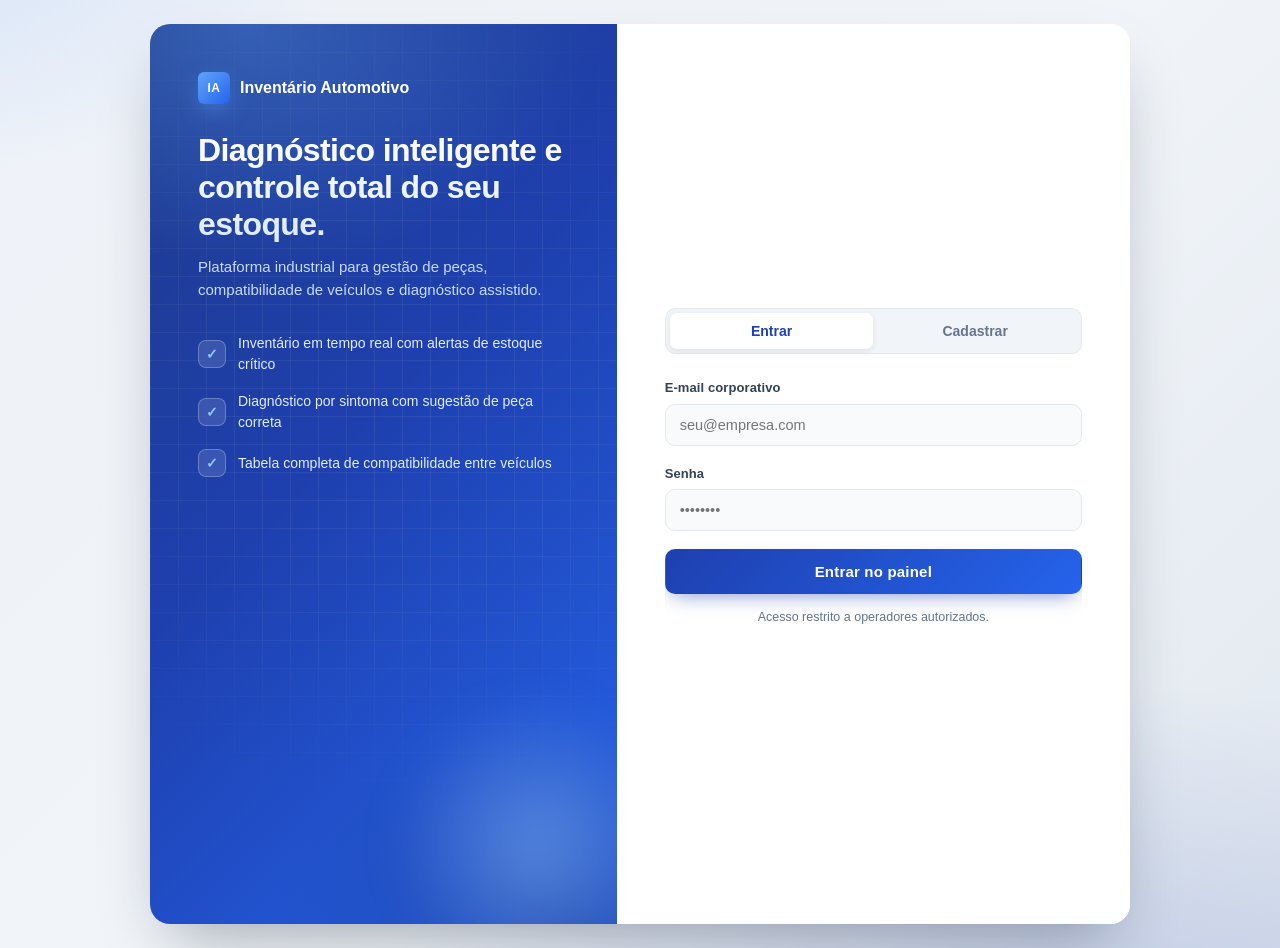
<file: backend-prototipo/dashboard-industrial/dashboard-industrial/index.html>
<!DOCTYPE html>
<html lang="pt-BR">
<head>
  <meta charset="UTF-8" />
  <meta name="viewport" content="width=device-width, initial-scale=1.0" />
  <title>Login - Dashboard Industrial</title>
  <link rel="stylesheet" href="css/styles.css" />
  <link rel="stylesheet" href="css/auth-enhance.css" />
</head>
<body>
  <div class="auth-wrap">
    <!-- Lado esquerdo: hero -->
    <aside class="auth-hero">
      <div class="auth-hero-content">
        <div class="brand" style="color:white; margin-bottom: 28px;">
          <div class="brand-mark">IA</div>
          <span>Inventário Automotivo</span>
        </div>
        <h1>Diagnóstico inteligente e controle total do seu estoque.</h1>
        <p>Plataforma industrial para gestão de peças, compatibilidade de veículos e diagnóstico assistido.</p>
        <div class="auth-features">
          <div class="auth-feature"><div class="dot">✓</div><div>Inventário em tempo real com alertas de estoque crítico</div></div>
          <div class="auth-feature"><div class="dot">✓</div><div>Diagnóstico por sintoma com sugestão de peça correta</div></div>
          <div class="auth-feature"><div class="dot">✓</div><div>Tabela completa de compatibilidade entre veículos</div></div>
        </div>
      </div>
    </aside>

    <!-- Lado direito: formulario -->
    <main class="auth-form-side">
      <div class="card auth-card">
        <div class="card-body">
          <div class="auth-tabs">
            <button class="auth-tab active" data-tab="login">Entrar</button>
            <button class="auth-tab" data-tab="register">Cadastrar</button>
          </div>

          <div id="alert" class="alert" style="display:none;"></div>

          <!-- Form Login -->
          <form id="form-login">
            <div class="field">
              <label class="label" for="login-email">E-mail corporativo</label>
              <input class="input" type="email" id="login-email" required placeholder="seu@empresa.com" />
            </div>
            <div class="field">
              <label class="label" for="login-password">Senha</label>
              <input class="input" type="password" id="login-password" required placeholder="••••••••" />
            </div>
            <button class="btn btn-primary btn-block" type="submit">Entrar no painel</button>
            <p class="muted" style="margin-top:14px; text-align:center;">
              Acesso restrito a operadores autorizados.
            </p>
          </form>

          <!-- Form Cadastro -->
          <form id="form-register" style="display:none;">
            <div class="field">
              <label class="label" for="reg-name">Nome completo</label>
              <input class="input" type="text" id="reg-name" required placeholder="Ex.: João Silva" />
            </div>
            <div class="field">
              <label class="label" for="reg-email">E-mail corporativo</label>
              <input class="input" type="email" id="reg-email" required placeholder="seu@empresa.com" />
            </div>
            <div class="field">
              <label class="label" for="reg-password">Senha</label>
              <input class="input" type="password" id="reg-password" required minlength="6" placeholder="Mínimo 6 caracteres" />
            </div>
            <button class="btn btn-primary btn-block" type="submit">Criar conta</button>
          </form>
        </div>
      </div>
    </main>
  </div>

  <script src="js/login.js"></script>
</body>
</html>
</file>
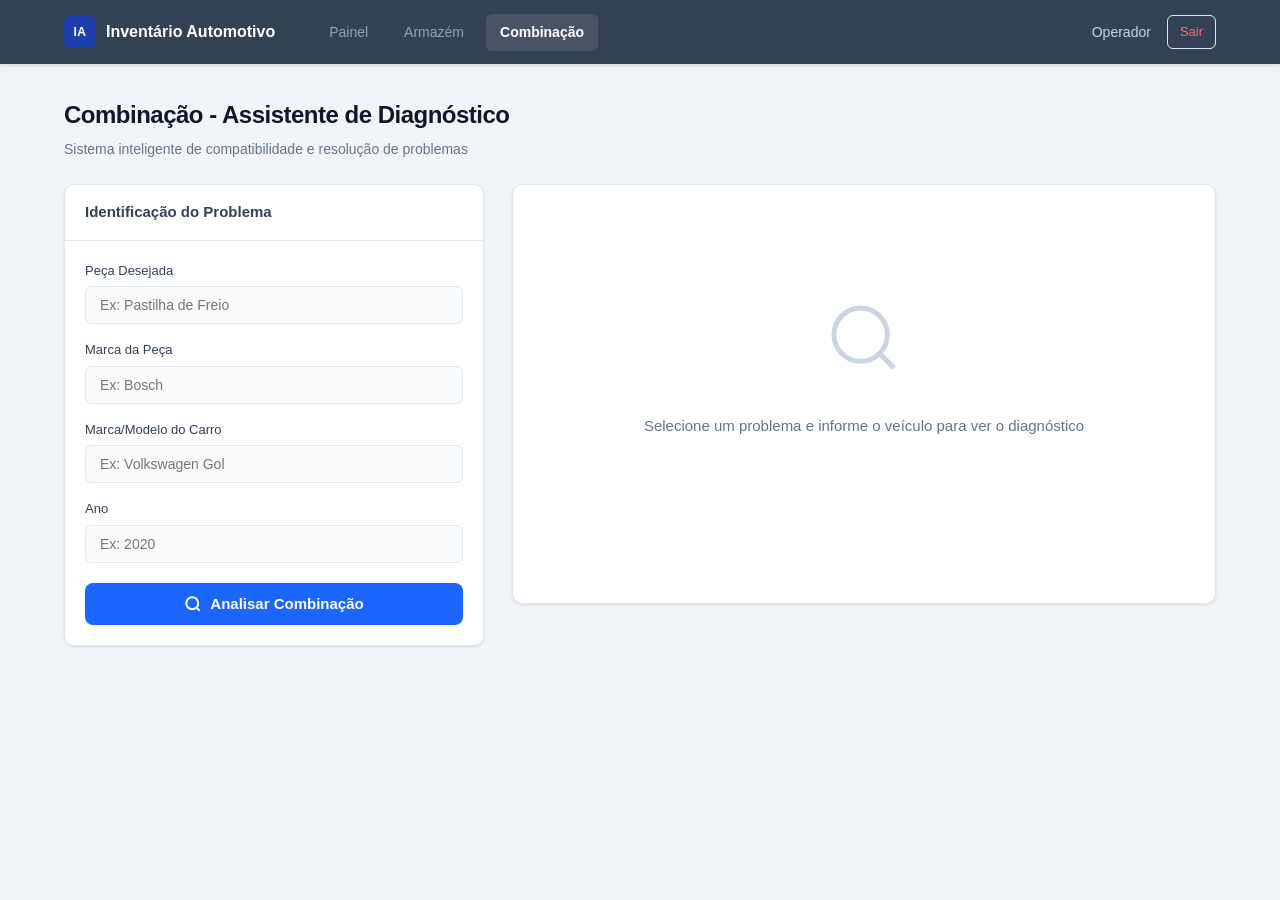
<file: backend-prototipo/dashboard-industrial/dashboard-industrial/combinacao.html>
<!DOCTYPE html>
<html lang="pt-BR">
<head>
  <meta charset="UTF-8" />
  <meta name="viewport" content="width=device-width, initial-scale=1.0" />
  <title>Combinação - Dashboard Industrial</title>
  <link rel="stylesheet" href="css/styles.css" />
</head>
<body>
  <nav class="navbar">
    <div class="navbar-inner">
      <a class="brand" href="dashboard.html">
        <div class="brand-mark">IA</div>
        <span>Inventário Automotivo</span>
      </a>
      <div class="nav-links">
        <a class="nav-link" href="dashboard.html">Painel</a>
        <a class="nav-link" href="armazem.html">Armazém</a>
        <a class="nav-link active" href="combinacao.html">Combinação</a>
      </div>
      <div class="nav-user">
        <span id="user-name">Operador</span>
        <a class="logout-btn" href="index.html">Sair</a>
      </div>
    </div>
  </nav>

  <main class="page page-combinacao">
    <header class="page-header">
      <div>
        <h1 class="page-title">Combinação - Assistente de Diagnóstico</h1>
        <p class="page-subtitle">Sistema inteligente de compatibilidade e resolução de problemas</p>
      </div>
    </header>

    <div class="combinacao-container">
      
      <section class="card combinacao-form-card">
        <div class="card-header">
          <h2 class="card-title">Identificação do Problema</h2>
        </div>
        <div class="card-body">
          <form id="form-diagnose" autocomplete="off">
            
            <div class="field" style="position: relative;">
              <label class="label" for="part-name">Peça Desejada</label>
              <input type="text" id="part-name" class="input" placeholder="Ex: Pastilha de Freio" required />
              <div id="part-suggestions" class="autocomplete-suggestions"></div>
            </div>
            
            <div class="field" style="position: relative;">
              <label class="label" for="part-brand">Marca da Peça</label>
              <input type="text" id="part-brand" class="input" placeholder="Ex: Bosch" required />
              <div id="brand-suggestions" class="autocomplete-suggestions"></div>
            </div>

            <div class="field" style="position: relative;">
              <label class="label" for="car-model">Marca/Modelo do Carro</label>
              <input type="text" id="car-model" class="input" placeholder="Ex: Volkswagen Gol" required />
              <div id="car-suggestions" class="autocomplete-suggestions"></div>
            </div>

            <div class="field" style="position: relative;">
              <label class="label" for="car-year">Ano</label>
              <input type="text" id="car-year" class="input" placeholder="Ex: 2020" required />
              <div id="year-suggestions" class="autocomplete-suggestions"></div>
            </div>

            <button type="submit" class="btn btn-primary btn-block btn-analyze">
              <svg class="icon-search" viewBox="0 0 24 24" fill="none" stroke="currentColor" stroke-width="2.5">
                <circle cx="11" cy="11" r="8"></circle>
                <line x1="21" y1="21" x2="16.65" y2="16.65"></line>
              </svg>
              Analisar Combinação
            </button>
          </form>
        </div>
      </section>

      <div id="result" class="combinacao-result-side">
        <div class="card empty-state-card">
          <div class="card-body empty">
            <div class="search-illustration">
              <svg viewBox="0 0 24 24" fill="none" stroke="currentColor" stroke-width="1.5">
                <circle cx="11" cy="11" r="8"></circle>
                <line x1="21" y1="21" x2="16.65" y2="16.65"></line>
              </svg>
            </div>
            <p>Selecione um problema e informe o veículo para ver o diagnóstico</p>
          </div>
        </div>
      </div>

    </div>
  </main>

  <script src="js/combinacao.js"></script>
</body>
</html>
</file>
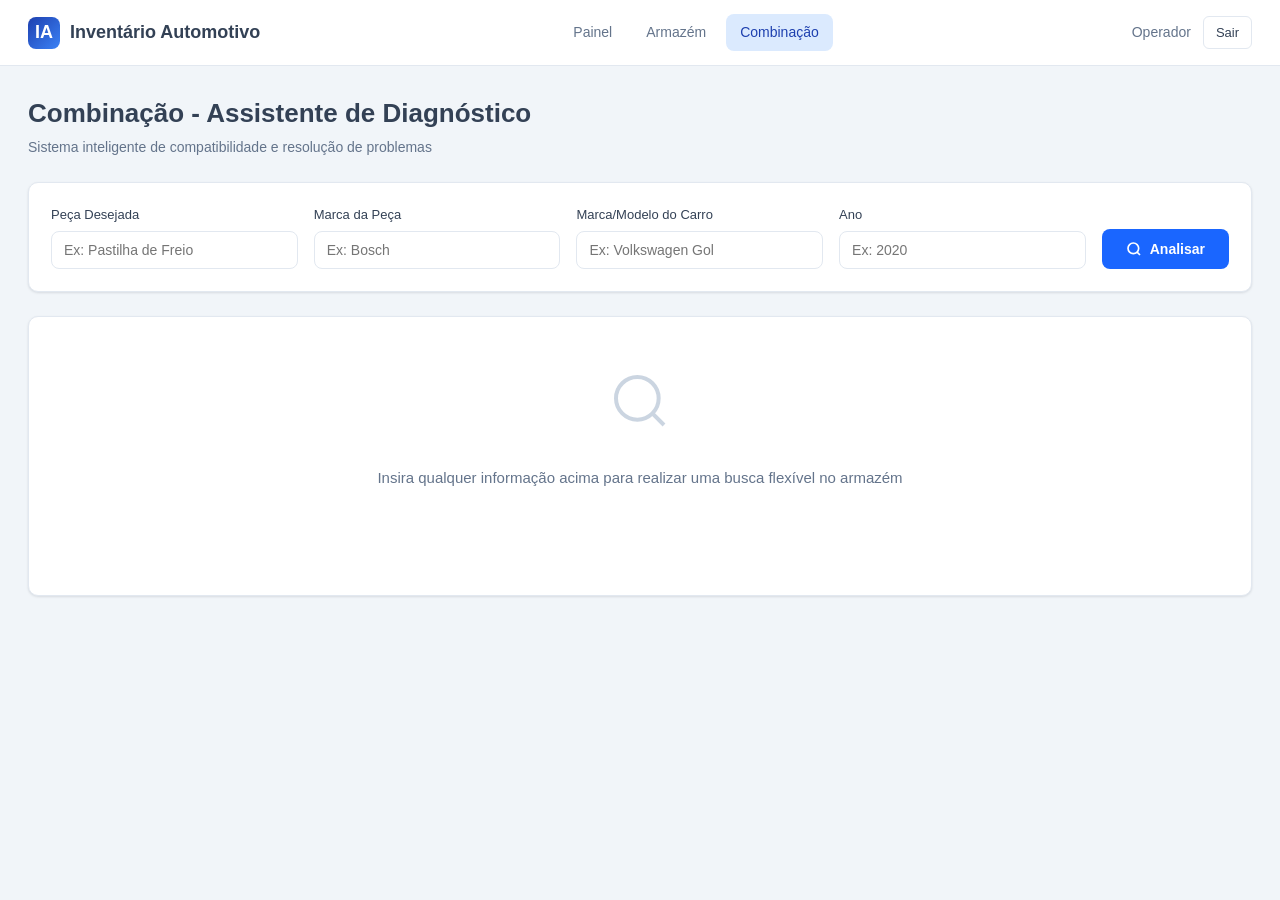
<file: Projeto-Modulo-1-main/backend-prototipo/dashboard-industrial/dashboard-industrial/combinacao.html>
<!DOCTYPE html>
<html lang="pt-BR">
<head>
  <meta charset="UTF-8" />
  <meta name="viewport" content="width=device-width, initial-scale=1.0" />
  <title>Combinação - Dashboard Industrial</title>
  <link rel="stylesheet" href="css/styles.css" />
</head>
<body>
  <nav class="navbar">
    <div class="navbar-inner">
      <a class="brand" href="dashboard.html">
        <div class="brand-mark">IA</div>
        <span>Inventário Automotivo</span>
      </a>
      <div class="nav-links">
        <a class="nav-link" href="dashboard.html">Painel</a>
        <a class="nav-link" href="armazem.html">Armazém</a>
        <a class="nav-link active" href="combinacao.html">Combinação</a>
      </div>
      <div class="nav-user">
        <span id="user-name">Operador</span>
        <a class="logout-btn" href="index.html">Sair</a>
      </div>
    </div>
  </nav>

  <main class="page page-combinacao">
    <header class="page-header">
      <div>
        <h1 class="page-title">Combinação - Assistente de Diagnóstico</h1>
        <p class="page-subtitle">Sistema inteligente de compatibilidade e resolução de problemas</p>
      </div>
    </header>

    <div class="combinacao-container">
      
      <section class="card combinacao-form-card">
        <div class="card-body">
          <form id="form-diagnose" autocomplete="off" class="form-horizontal">
            
            <div class="field field-horizontal" style="position: relative;">
              <label class="label" for="part-name">Peça Desejada</label>
              <input type="text" id="part-name" class="input" placeholder="Ex: Pastilha de Freio" />
              <div id="part-suggestions" class="autocomplete-suggestions"></div>
            </div>
            
            <div class="field field-horizontal" style="position: relative;">
              <label class="label" for="part-brand">Marca da Peça</label>
              <input type="text" id="part-brand" class="input" placeholder="Ex: Bosch" />
              <div id="brand-suggestions" class="autocomplete-suggestions"></div>
            </div>

            <div class="field field-horizontal" style="position: relative;">
              <label class="label" for="car-model">Marca/Modelo do Carro</label>
              <input type="text" id="car-model" class="input" placeholder="Ex: Volkswagen Gol" />
              <div id="car-suggestions" class="autocomplete-suggestions"></div>
            </div>

            <div class="field field-horizontal" style="position: relative;">
              <label class="label" for="car-year">Ano</label>
              <input type="text" id="car-year" class="input" placeholder="Ex: 2020" />
              <div id="year-suggestions" class="autocomplete-suggestions"></div>
            </div>

            <button type="submit" class="btn btn-primary btn-analyze">
              <svg class="icon-search" viewBox="0 0 24 24" fill="none" stroke="currentColor" stroke-width="2.5">
                <circle cx="11" cy="11" r="8"></circle>
                <line x1="21" y1="21" x2="16.65" y2="16.65"></line>
              </svg>
              Analisar
            </button>
          </form>
        </div>
      </section>

      <div id="result" class="combinacao-result-side">
        <div class="card empty-state-card">
          <div class="card-body empty">
            <div class="search-illustration">
              <svg viewBox="0 0 24 24" fill="none" stroke="currentColor" stroke-width="1.5">
                <circle cx="11" cy="11" r="8"></circle>
                <line x1="21" y1="21" x2="16.65" y2="16.65"></line>
              </svg>
            </div>
            <p>Insira qualquer informação acima para realizar uma busca flexível no armazém</p>
          </div>
        </div>
      </div>

    </div>
  </main>

  <script src="js/combinacao.js"></script>
</body>
</html>
</file>
<file: backend-prototipo/dashboard-industrial/dashboard-industrial/css/styles.css>
/* ============================================================
   Dashboard Industrial - Estilos globais
   Paleta: cinza ardosia + azul industrial + brancos
   ============================================================ */
:root {
  --bg: #f1f5f9;
  --surface: #ffffff;
  --surface-2: #f8fafc;
  --border: #e2e8f0;
  --text: #0f172a;
  --text-muted: #64748b;
  --primary: #1e40af;
  --primary-hover: #1e3a8a;
  --primary-soft: #dbeafe;
  --slate: #334155;
  --success: #15803d;
  --success-soft: #dcfce7;
  --warning: #b45309;
  --warning-soft: #fef3c7;
  --danger: #b91c1c;
  --danger-soft: #fee2e2;
  --shadow: 0 1px 3px rgba(15, 23, 42, .08), 0 1px 2px rgba(15, 23, 42, .04);
  --shadow-lg: 0 10px 30px -10px rgba(30, 64, 175, .25);
  --radius: 10px;
}

* { box-sizing: border-box; }
html, body { margin: 0; padding: 0; }
body {
  font-family: -apple-system, BlinkMacSystemFont, "Segoe UI", Roboto, "Helvetica Neue", Arial, sans-serif;
  background: var(--bg);
  color: var(--text);
  -webkit-font-smoothing: antialiased;
  line-height: 1.5;
}
a { color: inherit; text-decoration: none; }
button { font-family: inherit; cursor: pointer; }

/* ===== Navbar ===== */
.navbar {
  background: var(--surface);
  border-bottom: 1px solid var(--border);
  position: sticky; top: 0; z-index: 50;
}
.navbar-inner {
  max-width: 1400px; margin: 0 auto;
  display: flex; align-items: center; justify-content: space-between;
  padding: 14px 28px;
}
.brand {
  display: flex; align-items: center; gap: 10px;
  font-weight: 700; font-size: 18px; color: var(--slate);
}
.brand-mark {
  width: 32px; height: 32px; border-radius: 8px;
  background: linear-gradient(135deg, var(--primary), #3b82f6);
  display: grid; place-items: center; color: white; font-weight: 800;
}
.nav-links { display: flex; gap: 6px; }
.nav-link {
  padding: 8px 14px; border-radius: 8px; color: var(--text-muted);
  font-weight: 500; font-size: 14px; transition: all .15s;
}
.nav-link:hover { background: var(--surface-2); color: var(--text); }
.nav-link.active { background: var(--primary-soft); color: var(--primary); }
.nav-user {
  display: flex; align-items: center; gap: 12px;
  font-size: 14px; color: var(--text-muted);
}
.logout-btn {
  background: transparent; border: 1px solid var(--border);
  padding: 6px 12px; border-radius: 6px; font-size: 13px; color: var(--slate);
}
.logout-btn:hover { background: var(--surface-2); }

/* ===== Layout ===== */
.page { max-width: 1400px; margin: 0 auto; padding: 28px; }
.page-header { margin-bottom: 24px; display: flex; justify-content: space-between; align-items: end; flex-wrap: wrap; gap: 16px; }
.page-title { font-size: 26px; font-weight: 700; margin: 0; color: var(--slate); }
.page-subtitle { color: var(--text-muted); margin: 4px 0 0; font-size: 14px; }

/* ===== Cards ===== */
.card {
  background: var(--surface);
  border: 1px solid var(--border);
  border-radius: var(--radius);
  box-shadow: var(--shadow);
}
.card-header { padding: 18px 22px; border-bottom: 1px solid var(--border); }
.card-title { margin: 0; font-size: 16px; font-weight: 600; color: var(--slate); }
.card-body { padding: 22px; }

/* ===== Metric Cards ===== */
.metrics-grid {
  display: grid; grid-template-columns: repeat(auto-fit, minmax(220px, 1fr));
  gap: 18px; margin-bottom: 28px;
}
.metric {
  background: var(--surface); border: 1px solid var(--border);
  border-radius: var(--radius); padding: 20px; box-shadow: var(--shadow);
  display: flex; align-items: center; gap: 16px;
}
.metric-icon {
  width: 48px; height: 48px; border-radius: 10px;
  display: grid; place-items: center; font-size: 22px;
  background: var(--primary-soft); color: var(--primary);
}
.metric-icon.warn { background: var(--warning-soft); color: var(--warning); }
.metric-icon.danger { background: var(--danger-soft); color: var(--danger); }
.metric-icon.success { background: var(--success-soft); color: var(--success); }
.metric-label { font-size: 13px; color: var(--text-muted); }
.metric-value { font-size: 26px; font-weight: 700; color: var(--slate); }

/* ===== Buttons ===== */
.btn {
  display: inline-flex; align-items: center; gap: 8px;
  border: 1px solid transparent; padding: 9px 16px;
  border-radius: 8px; font-size: 14px; font-weight: 500;
  transition: all .15s;
}
.btn-primary { background: var(--primary); color: white; }
.btn-primary:hover { background: var(--primary-hover); box-shadow: var(--shadow-lg); }
.btn-outline { background: white; color: var(--slate); border-color: var(--border); }
.btn-outline:hover { background: var(--surface-2); }
.btn-danger { background: var(--danger); color: white; }
.btn-danger:hover { background: #991b1b; }
.btn-block { width: 100%; justify-content: center; }

/* ===== Forms ===== */
.field { margin-bottom: 14px; }
.label { display: block; font-size: 13px; font-weight: 500; color: var(--slate); margin-bottom: 6px; }
.input, .select, .textarea {
  width: 100%; padding: 10px 12px;
  border: 1px solid var(--border); border-radius: 8px;
  font-size: 14px; background: white; color: var(--text);
  transition: border-color .15s, box-shadow .15s;
}
.input:focus, .select:focus, .textarea:focus {
  outline: none; border-color: var(--primary);
  box-shadow: 0 0 0 3px rgba(30, 64, 175, .12);
}
.textarea { resize: vertical; min-height: 90px; }

/* ===== Tables ===== */
.table-wrap { overflow-x: auto; }
.table { width: 100%; border-collapse: collapse; }
.table th, .table td { text-align: left; padding: 12px 14px; font-size: 14px; }
.table th { background: var(--surface-2); color: var(--text-muted); font-weight: 600; border-bottom: 1px solid var(--border); }
.table tbody tr { border-bottom: 1px solid var(--border); }
.table tbody tr:hover { background: var(--surface-2); }

/* ===== Badges ===== */
.badge {
  display: inline-block; padding: 3px 10px; border-radius: 999px;
  font-size: 12px; font-weight: 600;
}
.badge-ok      { background: var(--success-soft); color: var(--success); }
.badge-warn    { background: var(--warning-soft); color: var(--warning); }
.badge-danger  { background: var(--danger-soft);  color: var(--danger);  }
.badge-info    { background: var(--primary-soft); color: var(--primary); }
.badge-slate   { background: #e2e8f0; color: var(--slate); }

/* ===== Toolbar ===== */
.toolbar {
  display: flex; gap: 12px; flex-wrap: wrap;
  margin-bottom: 18px; align-items: center;
}
.toolbar .input, .toolbar .select { width: auto; min-width: 220px; }
.toolbar-grow { flex: 1; }

/* ===== Login ===== */
.auth-wrap {
  min-height: 100vh; display: grid; grid-template-columns: 1fr 1fr;
}
.auth-hero {
  background: linear-gradient(135deg, var(--primary) 0%, #0f172a 100%);
  color: white; padding: 60px; display: flex; flex-direction: column; justify-content: center;
  position: relative; overflow: hidden;
}
.auth-hero::before {
  content: ""; position: absolute; inset: 0;
  background-image: radial-gradient(circle at 20% 30%, rgba(255,255,255,.08) 0, transparent 40%),
                    radial-gradient(circle at 80% 70%, rgba(255,255,255,.06) 0, transparent 40%);
}
.auth-hero-content { position: relative; z-index: 1; max-width: 460px; }
.auth-hero h1 { font-size: 38px; line-height: 1.15; margin: 0 0 16px; }
.auth-hero p { color: rgba(255,255,255,.8); font-size: 15px; margin: 0 0 32px; }
.auth-features { display: grid; gap: 14px; }
.auth-feature { display: flex; gap: 12px; align-items: start; font-size: 14px; }
.auth-feature .dot {
  width: 28px; height: 28px; border-radius: 8px; background: rgba(255,255,255,.12);
  display: grid; place-items: center; flex-shrink: 0;
}
.auth-form-side {
  display: grid; place-items: center; padding: 40px;
}
.auth-card { width: 100%; max-width: 420px; }
.auth-tabs { display: flex; border-bottom: 1px solid var(--border); margin-bottom: 22px; }
.auth-tab {
  flex: 1; padding: 12px; background: transparent; border: 0;
  font-size: 14px; font-weight: 500; color: var(--text-muted);
  border-bottom: 2px solid transparent;
}
.auth-tab.active { color: var(--primary); border-bottom-color: var(--primary); }
.muted { color: var(--text-muted); font-size: 13px; }

/* ===== Diagnostic results ===== */
.result-card {
  border-left: 4px solid var(--primary);
  background: var(--surface);
  border-radius: var(--radius); padding: 24px;
  border: 1px solid var(--border); border-left-width: 4px;
  margin-top: 22px;
}
.result-card.danger { border-left-color: var(--danger); background: #fff5f5; }
.result-header { display: flex; justify-content: space-between; align-items: start; gap: 12px; flex-wrap: wrap; }
.result-title { margin: 0; font-size: 20px; color: var(--slate); }
.result-grid {
  display: grid; grid-template-columns: repeat(auto-fit, minmax(180px, 1fr));
  gap: 16px; margin-top: 18px;
}
.result-grid .label { font-size: 12px; text-transform: uppercase; letter-spacing: .03em; }
.result-grid .value { font-size: 16px; font-weight: 600; color: var(--slate); }
.compat-section { margin-top: 22px; padding-top: 18px; border-top: 1px solid var(--border); }
.compat-section h4 { margin: 0 0 10px; font-size: 14px; color: var(--slate); }
.compat-list { display: flex; flex-wrap: wrap; gap: 8px; }

/* ===== Modal ===== */
.modal-backdrop {
  position: fixed; inset: 0; background: rgba(15, 23, 42, .5);
  display: none; align-items: center; justify-content: center; z-index: 100;
  padding: 20px;
}
.modal-backdrop.open { display: flex; }
.modal {
  background: white; border-radius: 12px; width: 100%; max-width: 480px;
  box-shadow: 0 25px 50px -12px rgba(0, 0, 0, .25);
  animation: modal-in .18s ease-out;
}
@keyframes modal-in { from { opacity: 0; transform: translateY(8px); } to { opacity: 1; transform: none; } }
.modal-header {
  padding: 18px 22px; border-bottom: 1px solid var(--border);
  display: flex; justify-content: space-between; align-items: center;
}
.modal-title { margin: 0; font-size: 17px; font-weight: 600; color: var(--slate); }
.modal-close { background: transparent; border: 0; font-size: 22px; color: var(--text-muted); }
.modal-body { padding: 22px; }
.modal-footer { padding: 16px 22px; border-top: 1px solid var(--border); display: flex; justify-content: flex-end; gap: 10px; }
/* ============================================================
   Dashboard Industrial - Estilos globais
   Paleta: cinza ardosia + azul industrial + brancos
   ============================================================ */
:root {
  --bg: #f1f5f9;
  --surface: #ffffff;
  --surface-2: #f8fafc;
  --border: #e2e8f0;
  --text: #0f172a;
  --text-muted: #64748b;
  --primary: #1e40af;
  --primary-hover: #1e3a8a;
  --primary-soft: #dbeafe;
  --slate: #334155;
  --success: #15803d;
  --success-soft: #dcfce7;
  --warning: #b45309;
  --warning-soft: #fef3c7;
  --danger: #b91c1c;
  --danger-soft: #fee2e2;
  --shadow: 0 1px 3px rgba(15, 23, 42, .08), 0 1px 2px rgba(15, 23, 42, .04);
  --shadow-lg: 0 10px 30px -10px rgba(30, 64, 175, .25);
  --radius: 10px;
}

* { box-sizing: border-box; }
html, body { margin: 0; padding: 0; font-family: -apple-system, BlinkMacSystemFont, "Segoe UI", Roboto, Helvetica, Arial, sans-serif; background: var(--bg); color: var(--text); -webkit-font-smoothing: antialiased; }

/* ===== Layout Navbar ===== */
.navbar { background: var(--slate); color: white; position: sticky; top: 0; z-index: 50; box-shadow: var(--shadow); }
.navbar-inner { max-width: 1200px; margin: 0 auto; padding: 0 24px; display: flex; align-items: center; height: 64px; }
.brand { display: flex; align-items: center; gap: 10px; text-decoration: none; color: white; font-weight: 700; font-size: 16px; margin-right: 40px; }
.brand-mark { background: var(--primary); padding: 4px 8px; border-radius: 6px; font-size: 12px; font-weight: 800; letter-spacing: 0.5px; }
.nav-links { display: flex; gap: 8px; flex: 1; }
.nav-link { color: #94a3b8; text-decoration: none; padding: 8px 14px; border-radius: 6px; font-size: 14px; font-weight: 500; transition: all .15s ease; }
.nav-link:hover { color: white; background: rgba(255,255,255,0.05); }
.nav-link.active { color: white; background: rgba(255,255,255,0.1); font-weight: 600; }
.nav-user { display: flex; align-items: center; gap: 16px; font-size: 14px; color: #cbd5e1; }
.logout-btn { color: #f87171; text-decoration: none; font-weight: 500; padding: 6px 12px; border-radius: 6px; transition: background .15s ease; }
.logout-btn:hover { background: rgba(239, 68, 68, 0.1); }

/* ===== Core Structural ===== */
.page { max-width: 1200px; margin: 0 auto; padding: 32px 24px; }
.page-header { margin-bottom: 24px; display: flex; justify-content: space-between; align-items: flex-start; }
.page-title { margin: 0; font-size: 24px; font-weight: 700; color: var(--text); letter-spacing: -0.5px; }
.page-subtitle { margin: 6px 0 0; font-size: 14px; color: var(--text-muted); }

/* ===== Base Component Card ===== */
.card { background: var(--surface); border-radius: var(--radius); border: 1px solid var(--border); box-shadow: var(--shadow); overflow: hidden; }
.card-header { padding: 16px 20px; border-bottom: 1px solid var(--border); display: flex; justify-content: space-between; align-items: center; }
.card-title { margin: 0; font-size: 15px; font-weight: 600; color: var(--slate); }
.card-body { padding: 20px; }

/* ===== Form Inputs ===== */
.field { margin-bottom: 16px; }
.label { display: block; font-size: 13px; font-weight: 500; color: var(--slate); margin-bottom: 6px; }
.input, .textarea { width: 100%; padding: 10px 14px; border: 1px solid var(--border); border-radius: 6px; background: var(--surface-2); color: var(--text); font-size: 14px; transition: all .15s ease; }
.input:focus, .textarea:focus { outline: none; border-color: var(--primary); background: white; box-shadow: 0 0 0 3px var(--primary-soft); }
.textarea { height: 100px; resize: vertical; }

/* ===== Buttons ===== */
.btn { display: inline-flex; align-items: center; justify-content: center; padding: 10px 18px; font-size: 14px; font-weight: 500; border-radius: 6px; border: 1px solid transparent; cursor: pointer; transition: all .15s ease; text-decoration: none; }
.btn-primary { background: var(--primary); color: white; }
.btn-primary:hover { background: var(--primary-hover); }
.btn-danger { background: var(--danger-soft); color: var(--danger); }
.btn-danger:hover { background: var(--danger); color: white; }
.btn-block { display: flex; width: 100%; }

/* ===== Table / Inventory Grid ===== */
.table-wrap { overflow-x: auto; }
.table { width: 100%; border-collapse: collapse; text-align: left; font-size: 14px; }
.table th { padding: 12px 20px; background: var(--surface-2); font-weight: 600; color: var(--text-muted); font-size: 12px; text-transform: uppercase; letter-spacing: 0.5px; border-bottom: 1px solid var(--border); }
.table td { padding: 16px 20px; border-bottom: 1px solid var(--border); color: var(--text); }
.table tr:last-child td { border-bottom: 0; }
.table tr:hover td { background: var(--surface-2); }

/* ===== Badges / Tags ===== */
.badge { display: inline-flex; padding: 4px 8px; font-size: 12px; font-weight: 500; border-radius: 4px; }
.badge-ok { background: var(--success-soft); color: var(--success); }
.badge-warn { background: var(--warning-soft); color: var(--warning); }
.badge-danger { background: var(--danger-soft); color: var(--danger); }
.badge-slate { background: var(--bg); color: var(--slate); border: 1px solid var(--border); }

/* ===== Diagnostic Layout Results ===== */
.result-card { background: white; border-radius: var(--radius); border: 1px solid var(--border); box-shadow: var(--shadow); padding: 24px; margin-top: 24px; animation: fade-in .2s ease-out; }
.result-card.danger { border-left: 4px solid var(--danger); }
@keyframes fade-in { from { opacity: 0; transform: translateY(4px); } to { opacity: 1; transform: none; } }
.result-header { display: flex; justify-content: space-between; align-items: flex-start; border-bottom: 1px solid var(--border); padding-bottom: 16px; margin-bottom: 16px; }
.result-title { margin: 0; font-size: 18px; font-weight: 700; color: var(--text); }
.muted { color: var(--text-muted); font-size: 13px; }
.result-grid { display: grid; grid-template-columns: repeat(auto-fit, minmax(18px, 1fr)); gap: 16px; margin-bottom: 20px; }
.result-grid .label { margin-bottom: 4px; color: var(--text-muted); }
.result-grid .value { font-size: 15px; font-weight: 600; color: var(--slate); }
.compat-section h4 { margin: 0 0 10px 0; font-size: 13px; font-weight: 600; color: var(--slate); text-transform: uppercase; letter-spacing: 0.5px; }
.compat-list { display: flex; flex-wrap: wrap; gap: 6px; }

/* ===== Auth / Entry screen ===== */
.auth-bg { background: var(--slate); display: flex; min-height: 100vh; align-items: center; justify-content: center; padding: 20px; }
.auth-wrap { background: white; border-radius: 16px; width: 100%; max-width: 880px; display: grid; grid-template-columns: 1fr 1.1fr; overflow: hidden; box-shadow: 0 20px 25px -5px rgba(0,0,0,0.3); }
.auth-hero { background: linear-gradient(135deg, var(--primary), var(--primary-hover)); color: white; padding: 48px; display: flex; flex-direction: column; justify-content: space-between; position: relative; }
.auth-hero-title { font-size: 28px; font-weight: 800; margin: 0; letter-spacing: -0.5px; line-height: 1.2; }
.auth-hero-desc { font-size: 14px; color: #93c5fd; margin: 12px 0 0 0; line-height: 1.5; }
.auth-form-side { padding: 48px; display: flex; flex-direction: column; justify-content: center; }
.auth-title { margin: 0 0 6px 0; font-size: 22px; font-weight: 700; }
.auth-subtitle { margin: 0 0 28px 0; font-size: 14px; color: var(--text-muted); }

/* ===== Modal Base ===== */
.modal-backdrop {
  position: fixed; top: 0; left: 0; width: 100%; height: 100%; background: rgba(15, 23, 42, .5);
  display: none; align-items: center; justify-content: center; z-index: 100; padding: 20px;
}
.modal-backdrop.open { display: flex; }
.modal {
  background: white; border-radius: 12px; width: 100%; max-width: 480px;
  box-shadow: 0 25px 50px -12px rgba(0, 0, 0, .25);
  animation: modal-in .18s ease-out;
}
@keyframes modal-in { from { opacity: 0; transform: translateY(8px); } to { opacity: 1; transform: none; } }
.modal-header {
  padding: 18px 22px; border-bottom: 1px solid var(--border);
  display: flex; justify-content: space-between; align-items: center;
}
.modal-title { margin: 0; font-size: 17px; font-weight: 600; color: var(--slate); }
.modal-close { background: transparent; border: 0; font-size: 22px; color: var(--text-muted); cursor: pointer; }
.modal-body { padding: 22px; }
.modal-footer { padding: 16px 22px; border-top: 1px solid var(--border); display: flex; justify-content: flex-end; gap: 10px; }

/* ===== Alerts / Empty ===== */
.alert { padding: 12px 16px; border-radius: 6px; font-size: 14px; margin-bottom: 16px; border: 1px solid transparent; }
.alert-danger { background: var(--danger-soft); color: var(--danger); border-color: rgba(185, 28, 28, 0.1); }
.card-body.empty { text-align: center; padding: 40px 20px; color: var(--text-muted); font-size: 14px; }

/* ===== Responsive ===== */
@media (max-width: 900px) {
  .auth-wrap { grid-template-columns: 1fr; }
  .auth-hero { padding: 40px 28px; }
  .navbar-inner { padding: 12px 18px; flex-wrap: wrap; gap: 8px; }
  .page { padding: 18px; }
}

/* ============================================================
   LINHA 249+ : Estilos específicos para a Tela de Combinação
   ============================================================ */

/* Container que divide a tela em duas colunas */
.page-combinacao .combinacao-container {
  display: grid;
  grid-template-columns: 420px 1fr;
  gap: 28px;
  align-items: start;
  margin-top: 10px;
}

/* Ajustes de altura fixa nos cards da tela */
.page-combinacao .combinacao-form-card,
.page-combinacao .empty-state-card {
  height: 100%;
  min-height: 420px;
}

/* Botão Azul Customizado (Analisar Combinação) */
.page-combinacao .btn-analyze {
  background-color: #1a66ff;
  color: #ffffff;
  padding: 12px;
  font-size: 15px;
  font-weight: 600;
  border-radius: 8px;
  margin-top: 20px;
  display: flex;
  justify-content: center;
  align-items: center;
  gap: 8px;
  border: none;
  transition: background-color 0.2s ease;
}

.page-combinacao .btn-analyze:hover {
  background-color: #0052cc;
}

.page-combinacao .icon-search {
  width: 18px;
  height: 18px;
}

/* Centralização do Estado Vazio (Lupa da Direita) */
.page-combinacao .empty-state-card .card-body.empty {
  display: flex;
  flex-direction: column;
  justify-content: center;
  align-items: center;
  height: 100%;
  min-height: 380px;
  color: #64748b;
  font-size: 15px;
}

.page-combinacao .search-illustration svg {
  width: 80px;
  height: 80px;
  color: #cbd5e1;
  margin-bottom: 16px;
}

/* ===== Estilização do Autocomplete do Armazém ===== */
.page-combinacao .autocomplete-suggestions {
  position: absolute;
  top: 100%;
  left: 0;
  right: 0;
  background: #ffffff;
  border: 1px solid #cbd5e1;
  border-top: none;
  border-radius: 0 0 8px 8px;
  max-height: 200px;
  overflow-y: auto;
  z-index: 999;
  box-shadow: 0 4px 6px -1px rgba(0, 0, 0, 0.1);
  display: none;
}

.page-combinacao .suggestion-item {
  padding: 10px 14px;
  cursor: pointer;
  display: flex;
  justify-content: space-between;
  align-items: center;
  font-size: 13px;
  border-bottom: 1px solid #f1f5f9;
  transition: background 0.15s ease;
}

.page-combinacao .suggestion-item:hover {
  background: #f8fafc;
}

.page-combinacao .suggest-main {
  color: #334155;
  text-align: left;
}

.page-combinacao .suggest-sub {
  color: #94a3b8;
  font-size: 11px;
}

.page-combinacao .suggest-badge {
  font-size: 11px;
  padding: 2px 6px;
  border-radius: 4px;
  font-weight: 600;
}

.page-combinacao .stock-ok {
  background-color: #dcfce7;
  color: #15803d;
}

.page-combinacao .stock-empty {
  background-color: #fee2e2;
  color: #b91c1c;
}

/* Responsividade para telas menores na combinação */
@media (max-width: 900px) {
  .page-combinacao .combinacao-container {
    grid-template-columns: 1fr;
    gap: 20px;
  }
  
  .page-combinacao .combinacao-form-card,
  .page-combinacao .empty-state-card {
    min-height: auto;
  }
}
</file>
<file: backend-prototipo/dashboard-industrial/dashboard-industrial/css/auth-enhance.css>
/* ============================================================
   auth-enhance.css
   Inclua APÓS o styles.css:
     <link rel="stylesheet" href="css/styles.css" />
     <link rel="stylesheet" href="css/auth-enhance.css" />
   Afeta APENAS a tela de login. Nenhuma outra tela é tocada.
   ============================================================ */

/* Fundo da tela inteira: gradiente sutil + textura industrial */
body:has(.auth-wrap) {
  min-height: 100vh;
  background:
    radial-gradient(1200px 600px at 85% 110%, rgba(30, 64, 175, .18), transparent 60%),
    radial-gradient(900px 500px at -10% -10%, rgba(59, 130, 246, .15), transparent 55%),
    linear-gradient(135deg, #eef2f8 0%, #f1f5f9 50%, #e2e8f0 100%);
  display: flex;
  align-items: center;
  justify-content: center;
  padding: 24px;
}

/* Container central com mais presença */
.auth-wrap {
  max-width: 980px !important;
  border-radius: 20px !important;
  box-shadow:
    0 30px 60px -20px rgba(15, 23, 42, .35),
    0 0 0 1px rgba(255, 255, 255, .6) inset !important;
  overflow: hidden;
  animation: auth-in .5s cubic-bezier(.2,.8,.2,1);
}
@keyframes auth-in {
  from { opacity: 0; transform: translateY(16px) scale(.985); }
  to   { opacity: 1; transform: none; }
}

/* ---------- LADO ESQUERDO (hero) ---------- */
.auth-hero {
  background:
    radial-gradient(600px 400px at 20% 0%, rgba(96, 165, 250, .35), transparent 60%),
    radial-gradient(500px 350px at 90% 100%, rgba(30, 58, 138, .55), transparent 60%),
    linear-gradient(135deg, #1e3a8a 0%, #1e40af 45%, #2563eb 100%) !important;
  position: relative;
  overflow: hidden;
}

/* Grid industrial sutil de fundo */
.auth-hero::before {
  content: "";
  position: absolute; inset: 0;
  background-image:
    linear-gradient(rgba(255,255,255,.06) 1px, transparent 1px),
    linear-gradient(90deg, rgba(255,255,255,.06) 1px, transparent 1px);
  background-size: 28px 28px;
  mask-image: radial-gradient(circle at 50% 40%, black 30%, transparent 75%);
  pointer-events: none;
}

/* Orbe luminoso animado */
.auth-hero::after {
  content: "";
  position: absolute;
  width: 320px; height: 320px;
  right: -80px; bottom: -80px;
  background: radial-gradient(circle, rgba(147, 197, 253, .45), transparent 65%);
  border-radius: 50%;
  filter: blur(20px);
  animation: float 8s ease-in-out infinite;
}
@keyframes float {
  0%, 100% { transform: translate(0, 0); }
  50%      { transform: translate(-20px, -30px); }
}

.auth-hero-content { position: relative; z-index: 1; }

.auth-hero h1 {
  font-size: 32px;
  font-weight: 800;
  line-height: 1.15;
  letter-spacing: -0.6px;
  margin: 0;
  background: linear-gradient(180deg, #ffffff 0%, #dbeafe 100%);
  -webkit-background-clip: text;
  background-clip: text;
  -webkit-text-fill-color: transparent;
}
.auth-hero p {
  color: #c7dbff !important;
  font-size: 15px;
  margin-top: 14px;
}

/* Brand mark no hero com brilho */
.auth-hero .brand-mark {
  box-shadow: 0 8px 24px -6px rgba(96, 165, 250, .8);
  background: linear-gradient(135deg, #60a5fa, #2563eb) !important;
}

/* Features com check estilizado */
.auth-features { gap: 16px !important; margin-top: 28px; }
.auth-feature {
  align-items: center !important;
  color: #e0ecff;
  transition: transform .2s ease;
}
.auth-feature:hover { transform: translateX(4px); }
.auth-feature .dot {
  width: 28px; height: 28px;
  border-radius: 8px;
  background: rgba(255, 255, 255, .12) !important;
  border: 1px solid rgba(255, 255, 255, .25);
  color: #93c5fd !important;
  display: grid; place-items: center;
  font-weight: 700;
  backdrop-filter: blur(6px);
  flex-shrink: 0;
}

/* ---------- LADO DIREITO (formulário) ---------- */
.auth-form-side {
  padding: 56px 48px !important;
  background: #ffffff;
}

/* Tabs com pill animada */
.auth-tabs {
  position: relative;
  background: #f1f5f9;
  border: 1px solid var(--border);
  border-radius: 10px;
  padding: 4px;
  display: flex !important;
  border-bottom: 1px solid var(--border) !important;
  margin-bottom: 24px;
}
.auth-tab {
  flex: 1;
  background: transparent;
  border: 0;
  padding: 10px 16px !important;
  font-size: 14px;
  font-weight: 600;
  color: var(--text-muted);
  border-radius: 7px;
  border-bottom: 0 !important;
  transition: all .2s ease;
}
.auth-tab:hover { color: var(--slate); }
.auth-tab.active {
  background: #ffffff !important;
  color: var(--primary) !important;
  box-shadow: 0 2px 6px rgba(15, 23, 42, .08);
  border-bottom-color: transparent !important;
}

/* Card transparente — já estamos no lado branco */
.auth-card {
  max-width: none !important;
  border: 0 !important;
  box-shadow: none !important;
  background: transparent !important;
}
.auth-card .card-body { padding: 0 !important; }

/* Campos com microinteração */
.auth-form-side .field { margin-bottom: 18px; }
.auth-form-side .label {
  font-size: 13px;
  font-weight: 600;
  color: var(--slate);
  letter-spacing: .1px;
}
.auth-form-side .input {
  padding: 12px 14px !important;
  border-radius: 10px !important;
  background: #f8fafc !important;
  border: 1.5px solid #e2e8f0 !important;
  font-size: 14.5px;
  transition: all .2s ease;
}
.auth-form-side .input:hover { border-color: #cbd5e1 !important; }
.auth-form-side .input:focus {
  background: #ffffff !important;
  border-color: var(--primary) !important;
  box-shadow: 0 0 0 4px rgba(30, 64, 175, .12) !important;
  transform: translateY(-1px);
}

/* Botão primário com gradiente + brilho */
.auth-form-side .btn-primary {
  background: linear-gradient(135deg, #1e40af 0%, #2563eb 100%) !important;
  padding: 13px 18px !important;
  border-radius: 10px !important;
  font-size: 15px;
  font-weight: 600;
  letter-spacing: .2px;
  box-shadow: 0 8px 20px -8px rgba(30, 64, 175, .6);
  position: relative;
  overflow: hidden;
  transition: transform .15s ease, box-shadow .2s ease, filter .2s ease;
  margin-top: 6px;
}
.auth-form-side .btn-primary::before {
  content: "";
  position: absolute; top: 0; left: -120%;
  width: 80%; height: 100%;
  background: linear-gradient(120deg, transparent, rgba(255,255,255,.25), transparent);
  transition: left .6s ease;
}
.auth-form-side .btn-primary:hover {
  transform: translateY(-1px);
  filter: brightness(1.05);
  box-shadow: 0 12px 24px -8px rgba(30, 64, 175, .7);
}
.auth-form-side .btn-primary:hover::before { left: 120%; }
.auth-form-side .btn-primary:active { transform: translateY(0); }

/* Texto auxiliar */
.auth-form-side .muted {
  font-size: 12.5px;
  color: var(--text-muted);
}

/* Alerta mais elegante */
.auth-form-side .alert {
  border-radius: 10px;
  font-weight: 500;
  animation: alert-in .25s ease-out;
}
@keyframes alert-in {
  from { opacity: 0; transform: translateY(-6px); }
  to   { opacity: 1; transform: none; }
}

/* ---------- Responsivo ---------- */
@media (max-width: 900px) {
  .auth-wrap { max-width: 480px !important; }
  .auth-hero { padding: 36px 28px !important; }
  .auth-hero h1 { font-size: 26px; }
  .auth-form-side { padding: 36px 28px !important; }
}
</file>
<file: Projeto-Modulo-1-main/backend-prototipo/dashboard-industrial/dashboard-industrial/css/styles.css>
/* ============================================================
   Dashboard Industrial - Estilos globais
   Paleta: cinza ardosia + azul industrial + brancos
   ============================================================ */
:root {
  --bg: #f1f5f9;
  --surface: #ffffff;
  --surface-2: #f8fafc;
  --border: #e2e8f0;
  --text: #0f172a;
  --text-muted: #64748b;
  --primary: #1e40af;
  --primary-hover: #1e3a8a;
  --primary-soft: #dbeafe;
  --slate: #334155;
  --success: #15803d;
  --success-soft: #dcfce7;
  --warning: #b45309;
  --warning-soft: #fef3c7;
  --danger: #b91c1c;
  --danger-soft: #fee2e2;
  --shadow: 0 1px 3px rgba(15, 23, 42, .08), 0 1px 2px rgba(15, 23, 42, .04);
  --shadow-lg: 0 10px 30px -10px rgba(30, 64, 175, .25);
  --radius: 10px;
}

* { box-sizing: border-box; }
html, body { margin: 0; padding: 0; }
body {
  font-family: -apple-system, BlinkMacSystemFont, "Segoe UI", Roboto, "Helvetica Neue", Arial, sans-serif;
  background: var(--bg);
  color: var(--text);
  -webkit-font-smoothing: antialiased;
  line-height: 1.5;
}
a { color: inherit; text-decoration: none; }
button { font-family: inherit; cursor: pointer; }

/* ===== Navbar ===== */
.navbar {
  background: var(--surface);
  border-bottom: 1px solid var(--border);
  position: sticky; top: 0; z-index: 50;
}
.navbar-inner {
  max-width: 1400px; margin: 0 auto;
  display: flex; align-items: center; justify-content: space-between;
  padding: 14px 28px;
}
.brand {
  display: flex; align-items: center; gap: 10px;
  font-weight: 700; font-size: 18px; color: var(--slate);
}
.brand-mark {
  width: 32px; height: 32px; border-radius: 8px;
  background: linear-gradient(135deg, var(--primary), #3b82f6);
  display: grid; place-items: center; color: white; font-weight: 800;
}
.nav-links { display: flex; gap: 6px; }
.nav-link {
  padding: 8px 14px; border-radius: 8px; color: var(--text-muted);
  font-weight: 500; font-size: 14px; transition: all .15s;
}
.nav-link:hover { background: var(--surface-2); color: var(--text); }
.nav-link.active { background: var(--primary-soft); color: var(--primary); }
.nav-user {
  display: flex; align-items: center; gap: 12px;
  font-size: 14px; color: var(--text-muted);
}
.logout-btn {
  background: transparent; border: 1px solid var(--border);
  padding: 6px 12px; border-radius: 6px; font-size: 13px; color: var(--slate);
}
.logout-btn:hover { background: var(--surface-2); }

/* ===== Layout ===== */
.page { max-width: 1400px; margin: 0 auto; padding: 28px; }
.page-header { margin-bottom: 24px; display: flex; justify-content: space-between; align-items: end; flex-wrap: wrap; gap: 16px; }
.page-title { font-size: 26px; font-weight: 700; margin: 0; color: var(--slate); }
.page-subtitle { color: var(--text-muted); margin: 4px 0 0; font-size: 14px; }

/* ===== Cards ===== */
.card {
  background: var(--surface);
  border: 1px solid var(--border);
  border-radius: var(--radius);
  box-shadow: var(--shadow);
}
.card-header { padding: 18px 22px; border-bottom: 1px solid var(--border); }
.card-title { margin: 0; font-size: 16px; font-weight: 600; color: var(--slate); }
.card-body { padding: 22px; }

/* ===== Metric Cards ===== */
.metrics-grid {
  display: grid; grid-template-columns: repeat(auto-fit, minmax(220px, 1fr));
  gap: 18px; margin-bottom: 28px;
}
.metric {
  background: var(--surface); border: 1px solid var(--border);
  border-radius: var(--radius); padding: 20px; box-shadow: var(--shadow);
  display: flex; align-items: center; gap: 16px;
}
.metric-icon {
  width: 48px; height: 48px; border-radius: 10px;
  display: grid; place-items: center; font-size: 22px;
  background: var(--primary-soft); color: var(--primary);
}
.metric-icon.warn { background: var(--warning-soft); color: var(--warning); }
.metric-icon.danger { background: var(--danger-soft); color: var(--danger); }
.metric-icon.success { background: var(--success-soft); color: var(--success); }
.metric-label { font-size: 13px; color: var(--text-muted); }
.metric-value { font-size: 26px; font-weight: 700; color: var(--slate); }

/* ===== Buttons ===== */
.btn {
  display: inline-flex; align-items: center; gap: 8px;
  border: 1px solid transparent; padding: 9px 16px;
  border-radius: 8px; font-size: 14px; font-weight: 500;
  transition: all .15s;
}
.btn-primary { background: var(--primary); color: white; }
.btn-primary:hover { background: var(--primary-hover); box-shadow: var(--shadow-lg); }
.btn-outline { background: white; color: var(--slate); border-color: var(--border); }
.btn-outline:hover { background: var(--surface-2); }
.btn-danger { background: var(--danger); color: white; }
.btn-danger:hover { background: #991b1b; }
.btn-block { width: 100%; justify-content: center; }

/* ===== Forms ===== */
.field { margin-bottom: 14px; }
.label { display: block; font-size: 13px; font-weight: 500; color: var(--slate); margin-bottom: 6px; }
.input, .select, .textarea {
  width: 100%; padding: 10px 12px;
  border: 1px solid var(--border); border-radius: 8px;
  font-size: 14px; background: white; color: var(--text);
  transition: border-color .15s, box-shadow .15s;
}
.input:focus, .select:focus, .textarea:focus {
  outline: none; border-color: var(--primary);
  box-shadow: 0 0 0 3px rgba(30, 64, 175, .12);
}
.textarea { resize: vertical; min-height: 90px; }

/* ===== Tables ===== */
.table-wrap { overflow-x: auto; }
.table { width: 100%; border-collapse: collapse; }
.table th, .table td { text-align: left; padding: 12px 14px; font-size: 14px; }
.table th { background: var(--surface-2); color: var(--text-muted); font-weight: 600; border-bottom: 1px solid var(--border); }
.table tbody tr { border-bottom: 1px solid var(--border); }
.table tbody tr:hover { background: var(--surface-2); }

/* ===== Badges ===== */
.badge {
  display: inline-block; padding: 3px 10px; border-radius: 999px;
  font-size: 12px; font-weight: 600;
}
.badge-ok      { background: var(--success-soft); color: var(--success); }
.badge-warn    { background: var(--warning-soft); color: var(--warning); }
.badge-danger  { background: var(--danger-soft);  color: var(--danger);  }
.badge-info    { background: var(--primary-soft); color: var(--primary); }
.badge-slate   { background: #e2e8f0; color: var(--slate); }

/* ===== Toolbar ===== */
.toolbar {
  display: flex; gap: 12px; flex-wrap: wrap;
  margin-bottom: 18px; align-items: center;
}
.toolbar .input, .toolbar .select { width: auto; min-width: 220px; }
.toolbar-grow { flex: 1; }

/* ===== Login ===== */
.auth-wrap {
  min-height: 100vh; display: grid; grid-template-columns: 1fr 1fr;
}
.auth-hero {
  background: linear-gradient(135deg, var(--primary) 0%, #0f172a 100%);
  color: white; padding: 60px; display: flex; flex-direction: column; justify-content: center;
  position: relative; overflow: hidden;
}
.auth-hero::before {
  content: ""; position: absolute; inset: 0;
  background-image: radial-gradient(circle at 20% 30%, rgba(255,255,255,.08) 0, transparent 40%),
                    radial-gradient(circle at 80% 70%, rgba(255,255,255,.06) 0, transparent 40%);
}
.auth-hero-content { position: relative; z-index: 1; max-width: 460px; }
.auth-hero h1 { font-size: 38px; line-height: 1.15; margin: 0 0 16px; }
.auth-hero p { color: rgba(255,255,255,.8); font-size: 15px; margin: 0 0 32px; }
.auth-features { display: grid; gap: 14px; }
.auth-feature { display: flex; gap: 12px; align-items: start; font-size: 14px; }
.auth-feature .dot {
  width: 28px; height: 28px; border-radius: 8px; background: rgba(255,255,255,.12);
  display: grid; place-items: center; flex-shrink: 0;
}
.auth-form-side {
  display: grid; place-items: center; padding: 40px;
}
.auth-card { width: 100%; max-width: 420px; }
.auth-tabs { display: flex; border-bottom: 1px solid var(--border); margin-bottom: 22px; }
.auth-tab {
  flex: 1; padding: 12px; background: transparent; border: 0;
  font-size: 14px; font-weight: 500; color: var(--text-muted);
  border-bottom: 2px solid transparent;
}
.auth-tab.active { color: var(--primary); border-bottom-color: var(--primary); }
.muted { color: var(--text-muted); font-size: 13px; }

/* ===== Diagnostic results ===== */
.result-card {
  border-left: 4px solid var(--primary);
  background: var(--surface);
  border-radius: var(--radius); padding: 24px;
  border: 1px solid var(--border); border-left-width: 4px;
  margin-top: 22px;
}
.result-card.danger { border-left-color: var(--danger); background: #fff5f5; }
.result-header { display: flex; justify-content: space-between; align-items: start; gap: 12px; flex-wrap: wrap; }
.result-title { margin: 0; font-size: 20px; color: var(--slate); }
.result-grid {
  display: grid; grid-template-columns: repeat(auto-fit, minmax(180px, 1fr));
  gap: 16px; margin-top: 18px;
}
.result-grid .label { font-size: 12px; text-transform: uppercase; letter-spacing: .03em; }
.result-grid .value { font-size: 16px; font-weight: 600; color: var(--slate); }
.compat-section { margin-top: 22px; padding-top: 18px; border-top: 1px solid var(--border); }
.compat-section h4 { margin: 0 0 10px; font-size: 14px; color: var(--slate); }
.compat-list { display: flex; flex-wrap: wrap; gap: 8px; }

/* ===== Modal ===== */
.modal-backdrop {
  position: fixed; inset: 0; background: rgba(15, 23, 42, .5);
  display: none; align-items: center; justify-content: center; z-index: 100;
  padding: 20px;
}
.modal-backdrop.open { display: flex; }
.modal {
  background: white; border-radius: 12px; width: 100%; max-width: 480px;
  box-shadow: 0 25px 50px -12px rgba(0, 0, 0, .25);
  animation: modal-in .18s ease-out;
}
@keyframes modal-in { from { opacity: 0; transform: translateY(8px); } to { opacity: 1; transform: none; } }
.modal-header {
  padding: 18px 22px; border-bottom: 1px solid var(--border);
  display: flex; justify-content: space-between; align-items: center;
}
.modal-title { margin: 0; font-size: 17px; font-weight: 600; color: var(--slate); }
.modal-close { background: transparent; border: 0; font-size: 22px; color: var(--text-muted); }
.modal-body { padding: 22px; }
.modal-footer { padding: 16px 22px; border-top: 1px solid var(--border); display: flex; justify-content: flex-end; gap: 10px; }

/* ============================================================
   LINHA 249+ : Estilos específicos para a Tela de Combinação
   ============================================================ */

.page-combinacao .combinacao-container {
  display: flex;
  flex-direction: column;
  gap: 24px;
  margin-top: 10px;
}

.page-combinacao .form-horizontal {
  display: flex;
  align-items: flex-end;
  gap: 16px;
  width: 100%;
  flex-wrap: wrap;
}

.page-combinacao .field-horizontal {
  flex: 1;
  min-width: 200px;
  margin-bottom: 0;
}

.page-combinacao .combinacao-form-card {
  height: auto;
  min-height: auto;
}

.page-combinacao .empty-state-card {
  height: auto;
  min-height: 280px;
}

.page-combinacao .btn-analyze {
  background-color: #1a66ff;
  color: #ffffff;
  padding: 10px 24px;
  font-size: 14px;
  font-weight: 600;
  border-radius: 8px;
  height: 40px;
  display: inline-flex;
  justify-content: center;
  align-items: center;
  gap: 8px;
  border: none;
  transition: background-color 0.2s ease;
  white-space: nowrap;
}

.page-combinacao .btn-analyze:hover {
  background-color: #0052cc;
}

.page-combinacao .icon-search {
  width: 16px;
  height: 16px;
}

.page-combinacao .empty-state-card .card-body.empty {
  display: flex;
  flex-direction: column;
  justify-content: center;
  align-items: center;
  height: 100%;
  min-height: 240px;
  color: #64748b;
  font-size: 15px;
}

.page-combinacao .search-illustration svg {
  width: 64px;
  height: 64px;
  color: #cbd5e1;
  margin-bottom: 12px;
}

/* ===== Estilização do Autocomplete do Armazém ===== */
.page-combinacao .autocomplete-suggestions {
  position: absolute;
  top: 100%;
  left: 0;
  right: 0;
  background: #ffffff;
  border: 1px solid #cbd5e1;
  border-top: none;
  border-radius: 0 0 8px 8px;
  max-height: 200px;
  overflow-y: auto;
  z-index: 999;
  box-shadow: 0 4px 6px -1px rgba(0, 0, 0, 0.1);
  display: none;
}

.page-combinacao .suggestion-item {
  padding: 10px 14px;
  cursor: pointer;
  display: flex;
  justify-content: space-between;
  align-items: center;
  font-size: 13px;
  border-bottom: 1px solid #f1f5f9;
  transition: background 0.15s ease;
}

.page-combinacao .suggestion-item:hover {
  background: #f8fafc;
}

.page-combinacao .suggest-main {
  color: #334155;
  text-align: left;
}

.page-combinacao .suggest-sub {
  color: #94a3b8;
  font-size: 11px;
}

.page-combinacao .suggest-badge {
  font-size: 11px;
  padding: 2px 6px;
  border-radius: 4px;
  font-weight: 600;
}

.page-combinacao .stock-ok {
  background-color: #dcfce7;
  color: #15803d;
}

.page-combinacao .stock-empty {
  background-color: #fee2e2;
  color: #b91c1c;
}

@media (max-width: 900px) {
  .page-combinacao .form-horizontal {
    flex-direction: column;
    align-items: stretch;
    gap: 14px;
  }
  
  .page-combinacao .field-horizontal {
    width: 100%;
  }

  .page-combinacao .btn-analyze {
    width: 100%;
    height: auto;
    padding: 12px;
  }
}
</file>
